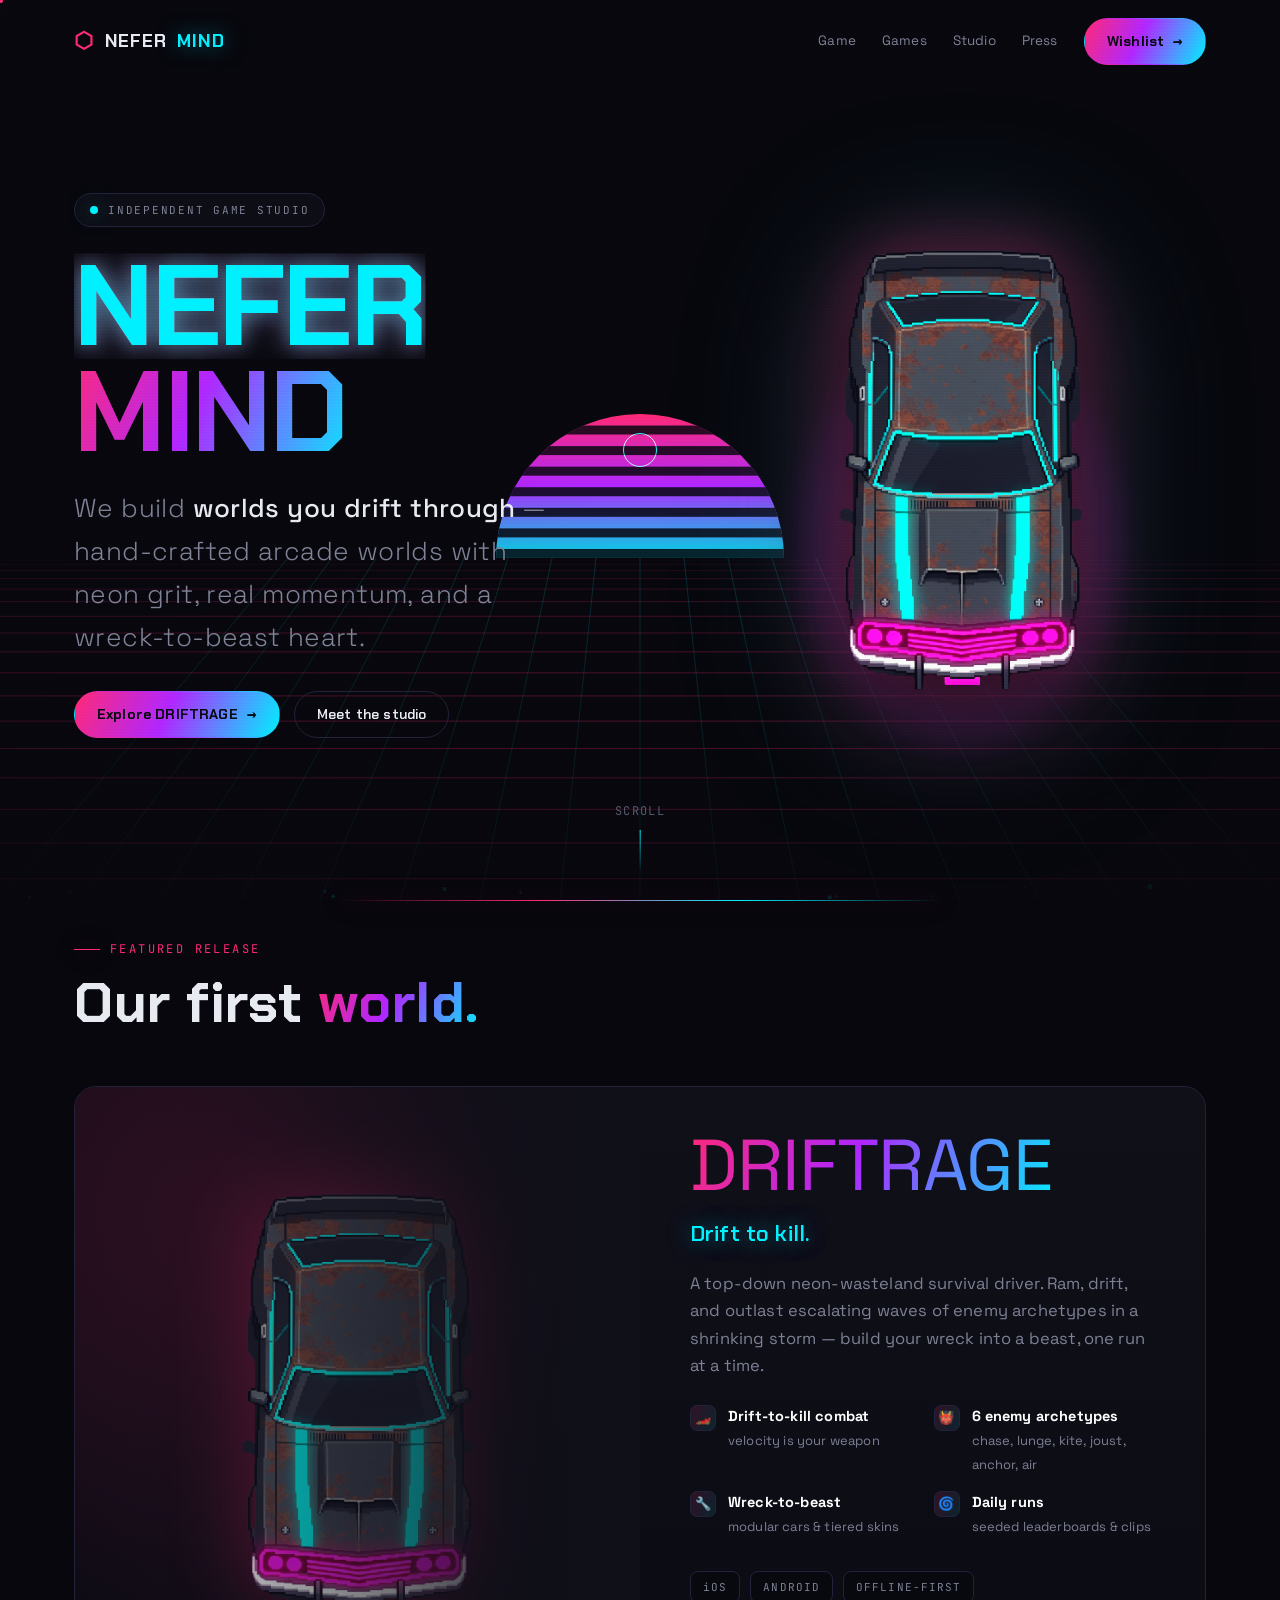
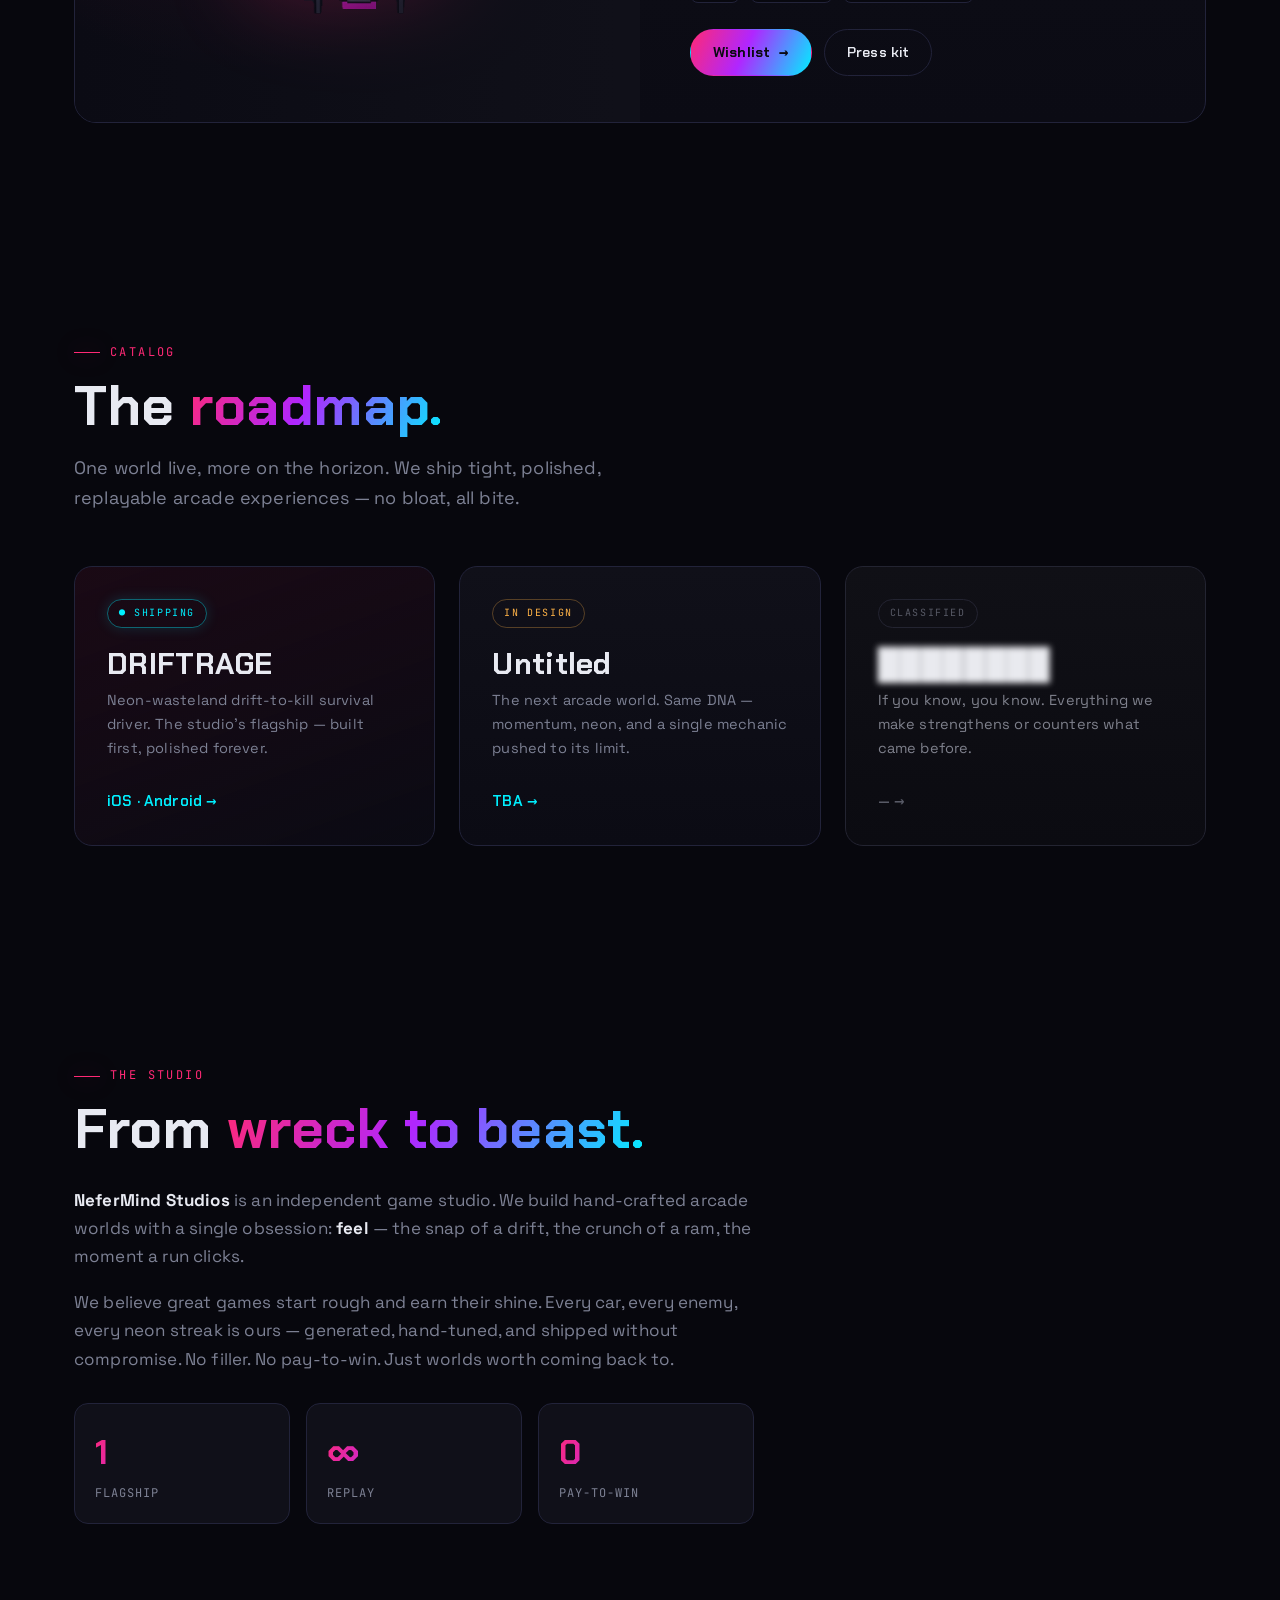
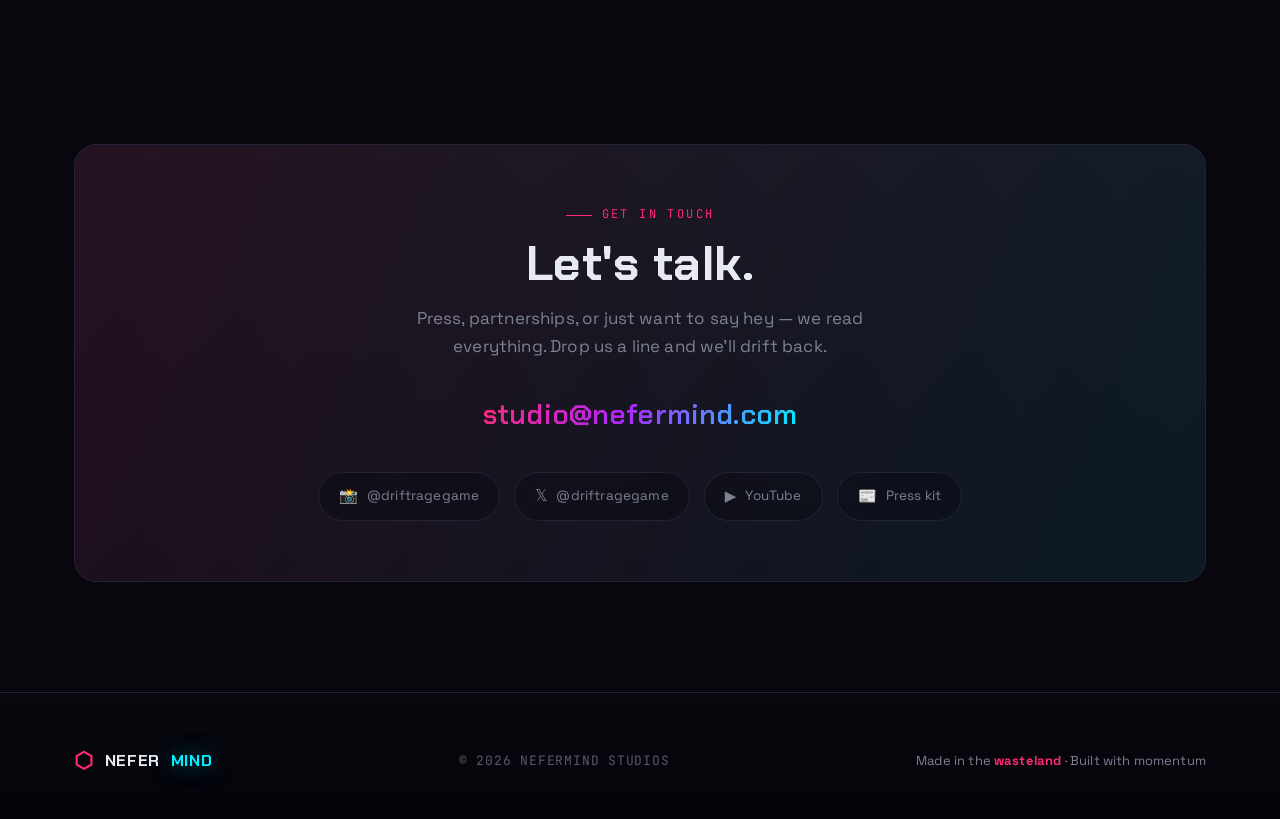
<file: index.html>
<!doctype html>
<html lang="en">
<head>
<meta charset="utf-8">
<meta name="viewport" content="width=device-width,initial-scale=1,viewport-fit=cover">
<title>NeferMind Studios — We build worlds you drift through</title>
<meta name="description" content="NeferMind Studios is an independent game studio building DRIFTRAGE — a neon-wasteland drift-to-kill arcade game for iOS & Android.">
<meta name="theme-color" content="#07070d">
<meta property="og:title" content="NeferMind Studios">
<meta property="og:description" content="We build worlds you drift through. DRIFTRAGE — drift to kill.">
<meta property="og:type" content="website">
<meta property="og:url" content="https://nefermind.com">
<meta property="og:image" content="https://nefermind.com/assets/img/interceptor.png">
<meta name="twitter:card" content="summary_large_image">
<meta name="twitter:image" content="https://nefermind.com/assets/img/interceptor.png">
<link rel="icon" href="data:image/svg+xml,%3Csvg xmlns='http://www.w3.org/2000/svg' viewBox='0 0 100 100'%3E%3Ctext y='.9em' font-size='90'%3E%E2%AC%A1%3C/text%3E%3C/svg%3E">
<link rel="preconnect" href="https://fonts.googleapis.com">
<link rel="preconnect" href="https://fonts.gstatic.com" crossorigin>
<link href="https://fonts.googleapis.com/css2?family=Chakra+Petch:wght@400;500;600;700&family=Space+Grotesk:wght@300;400;500;600;700&family=JetBrains+Mono:wght@400;500&display=swap" rel="stylesheet">
<link rel="stylesheet" href="assets/site.css">
</head>
<body>
<div id="progress"></div>
<div class="grain"></div>
<div id="cursor"></div>
<div id="cursor-dot"></div>

<nav id="nav">
  <div class="wrap">
    <a href="index.html" class="brand"><span class="hex">⬡</span>NEFER<span class="accent">MIND</span></a>
    <div class="links">
      <a href="#game">Game</a>
      <a href="#games">Games</a>
      <a href="#studio">Studio</a>
      <a href="press.html">Press</a>
      <a href="#press" class="btn-wrap"><span class="btn primary" data-magnetic>Wishlist <span class="arr">→</span></span></a>
    </div>
  </div>
</nav>

<header class="hero" id="top">
  <canvas id="grid-canvas"></canvas>
  <canvas id="ember-canvas"></canvas>
  <div class="hero-vignette"></div>
  <div class="wrap">
    <div class="hero-text" data-parallax="0.04">
      <div class="kicker"><span class="pulse"></span><span>Independent Game Studio</span></div>
      <h1 class="wordmark"><span class="glitch" data-text="NEFER">NEFER</span><span class="accent">MIND</span></h1>
      <p class="tagline">We build <b>worlds you drift through</b> — hand-crafted arcade worlds with neon grit, real momentum, and a wreck-to-beast heart.</p>
      <div class="hero-cta">
        <a href="#game" class="btn primary" data-magnetic>Explore DRIFTRAGE <span class="arr">→</span></a>
        <a href="#studio" class="btn ghost" data-magnetic>Meet the studio</a>
      </div>
    </div>
    <div class="hero-car" data-parallax="-0.06">
      <div class="car-stage">
        <div class="car-glow"></div>
        <img class="car-img" src="assets/img/interceptor.png" alt="DRIFTRAGE interceptor car" loading="eager">
        <div class="car-grid-shadow"></div>
      </div>
    </div>
  </div>
  <a href="#game" class="scroll-cue" aria-label="Scroll down"><span class="mono">SCROLL</span><span class="line"></span></a>
</header>

<section id="game">
  <div class="wrap">
    <div class="sec-head reveal">
      <div class="sec-tag">Featured Release</div>
      <h2 class="sec-title">Our first <span class="grad">world.</span></h2>
    </div>

    <div class="game-card reveal">
      <div class="game-card-top">
        <div class="game-visual">
          <img src="assets/img/interceptor.png" alt="DRIFTRAGE interceptor">
        </div>
        <div class="game-info">
          <div class="game-name"><span class="grad">DRIFTRAGE</span></div>
          <div class="game-tag">Drift to kill.</div>
          <p class="game-desc">A top-down neon-wasteland survival driver. Ram, drift, and outlast escalating waves of enemy archetypes in a shrinking storm — build your wreck into a beast, one run at a time.</p>
          <div class="feats">
            <div class="feat"><span class="ic">🏎️</span><div><b>Drift-to-kill combat</b><br><span>velocity is your weapon</span></div></div>
            <div class="feat"><span class="ic">👹</span><div><b>6 enemy archetypes</b><br><span>chase, lunge, kite, joust, anchor, air</span></div></div>
            <div class="feat"><span class="ic">🔧</span><div><b>Wreck-to-beast</b><br><span>modular cars & tiered skins</span></div></div>
            <div class="feat"><span class="ic">🌀</span><div><b>Daily runs</b><br><span>seeded leaderboards & clips</span></div></div>
          </div>
          <div class="platforms">
            <span class="plat">iOS</span><span class="plat">ANDROID</span><span class="plat">OFFLINE-FIRST</span>
          </div>
          <div class="game-cta">
            <a href="#press" class="btn primary" data-magnetic>Wishlist <span class="arr">→</span></a>
            <a href="press.html" class="btn ghost" data-magnetic>Press kit</a>
          </div>
        </div>
      </div>
    </div>
  </div>
</section>

<section id="games">
  <div class="wrap">
    <div class="sec-head reveal">
      <div class="sec-tag">Catalog</div>
      <h2 class="sec-title">The <span class="grad">roadmap.</span></h2>
      <p class="sec-sub">One world live, more on the horizon. We ship tight, polished, replayable arcade experiences — no bloat, all bite.</p>
    </div>
    <div class="games-grid">
      <div class="gcard live reveal" data-d="1" data-magnetic>
        <span class="status live">● Shipping</span>
        <div><h3>DRIFTRAGE</h3><p>Neon-wasteland drift-to-kill survival driver. The studio's flagship — built first, polished forever.</p></div>
        <div class="gtag">iOS · Android →</div>
      </div>
      <div class="gcard reveal" data-d="2" data-magnetic>
        <span class="status soon">In design</span>
        <div><h3 class="blurry">Untitled</h3><p>The next arcade world. Same DNA — momentum, neon, and a single mechanic pushed to its limit.</p></div>
        <div class="gtag">TBA →</div>
      </div>
      <div class="gcard locked reveal" data-d="3" data-magnetic>
        <span class="status cls">Classified</span>
        <div><h3 class="blurry">████████</h3><p>If you know, you know. Everything we make strengthens or counters what came before.</p></div>
        <div class="gtag" style="color:var(--dim)">— →</div>
      </div>
    </div>
  </div>
</section>

<section id="studio">
  <div class="wrap">
    <div class="studio-grid">
      <div class="studio-text">
        <div class="sec-head reveal" style="margin-bottom:28px">
          <div class="sec-tag">The Studio</div>
          <h2 class="sec-title">From <span class="grad">wreck to beast.</span></h2>
        </div>
        <p class="reveal"><b>NeferMind Studios</b> is an independent game studio. We build hand-crafted arcade worlds with a single obsession: <b>feel</b> — the snap of a drift, the crunch of a ram, the moment a run clicks.</p>
        <p class="reveal" data-d="1">We believe great games start rough and earn their shine. Every car, every enemy, every neon streak is ours — generated, hand-tuned, and shipped without compromise. No filler. No pay-to-win. Just worlds worth coming back to.</p>
        <div class="stats reveal" data-d="2">
          <div class="stat"><div class="v">1</div><div class="k">Flagship</div></div>
          <div class="stat"><div class="v">∞</div><div class="k">Replay</div></div>
          <div class="stat"><div class="v">0</div><div class="k">Pay-to-win</div></div>
        </div>
      </div>
    </div>
  </div>
</section>

<section id="press">
  <div class="wrap">
    <div class="press reveal">
      <div class="sec-tag" style="justify-content:center">Get in touch</div>
      <h2>Let's <span class="grad">talk.</span></h2>
      <p>Press, partnerships, or just want to say hey — we read everything. Drop us a line and we'll drift back.</p>
      <div class="contact-row">
        <a href="mailto:studio@nefermind.com" class="email" data-magnetic>studio@nefermind.com</a>
      </div>
      <div class="socials">
        <a class="soc" href="https://instagram.com/driftragegame" data-magnetic><span class="ic">📸</span> @driftragegame</a>
        <a class="soc" href="https://twitter.com/driftragegame" data-magnetic><span class="ic">𝕏</span> @driftragegame</a>
        <a class="soc" href="https://youtube.com/@nefermindstudios" data-magnetic><span class="ic">▶</span> YouTube</a>
        <a class="soc" href="press.html" data-magnetic><span class="ic">📰</span> Press kit</a>
      </div>
    </div>
  </div>
</section>

<footer>
  <div class="wrap">
    <a href="index.html" class="brand"><span class="hex">⬡</span>NEFER<span class="accent">MIND</span></a>
    <span class="copy">© <span id="year"></span> NEFERMIND STUDIOS</span>
    <span class="made">Made in the <b>wasteland</b> · Built with momentum</span>
  </div>
</footer>

<script src="assets/site.js"></script>
</body>
</html>
</file>
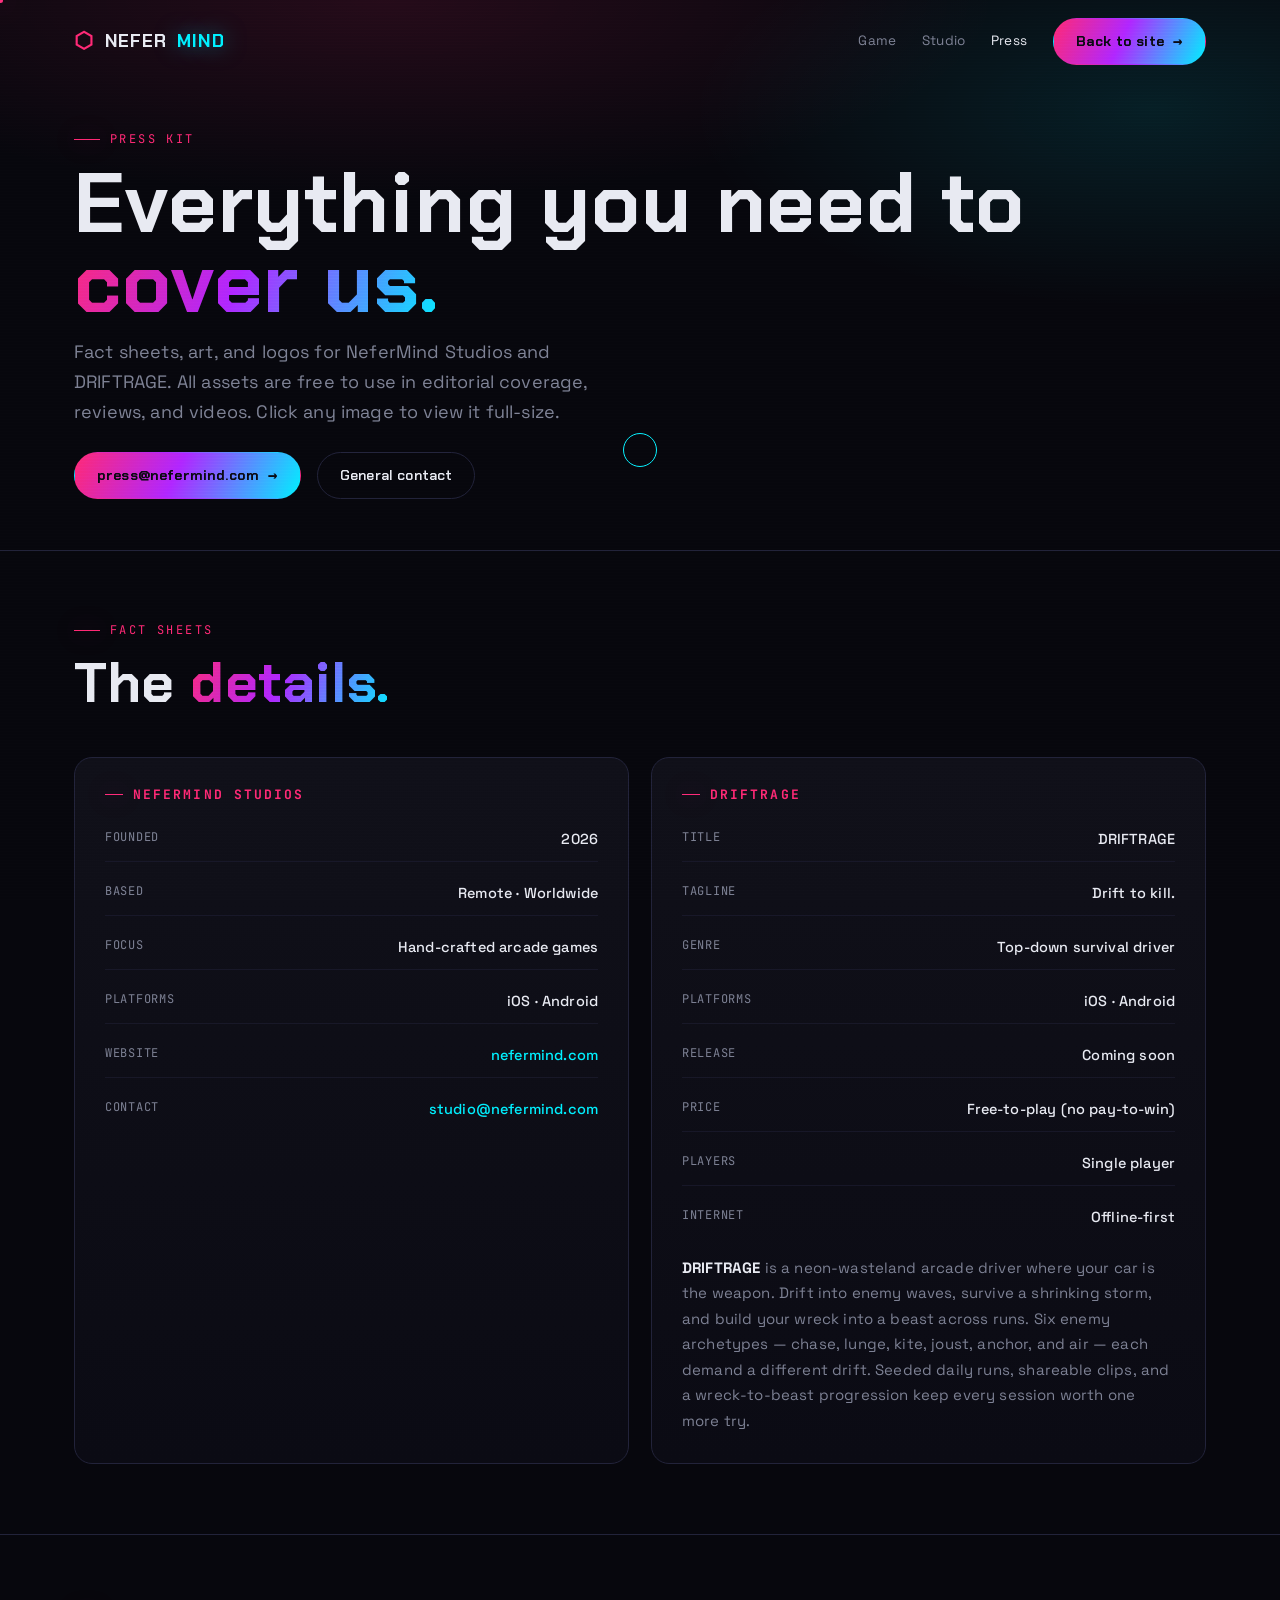
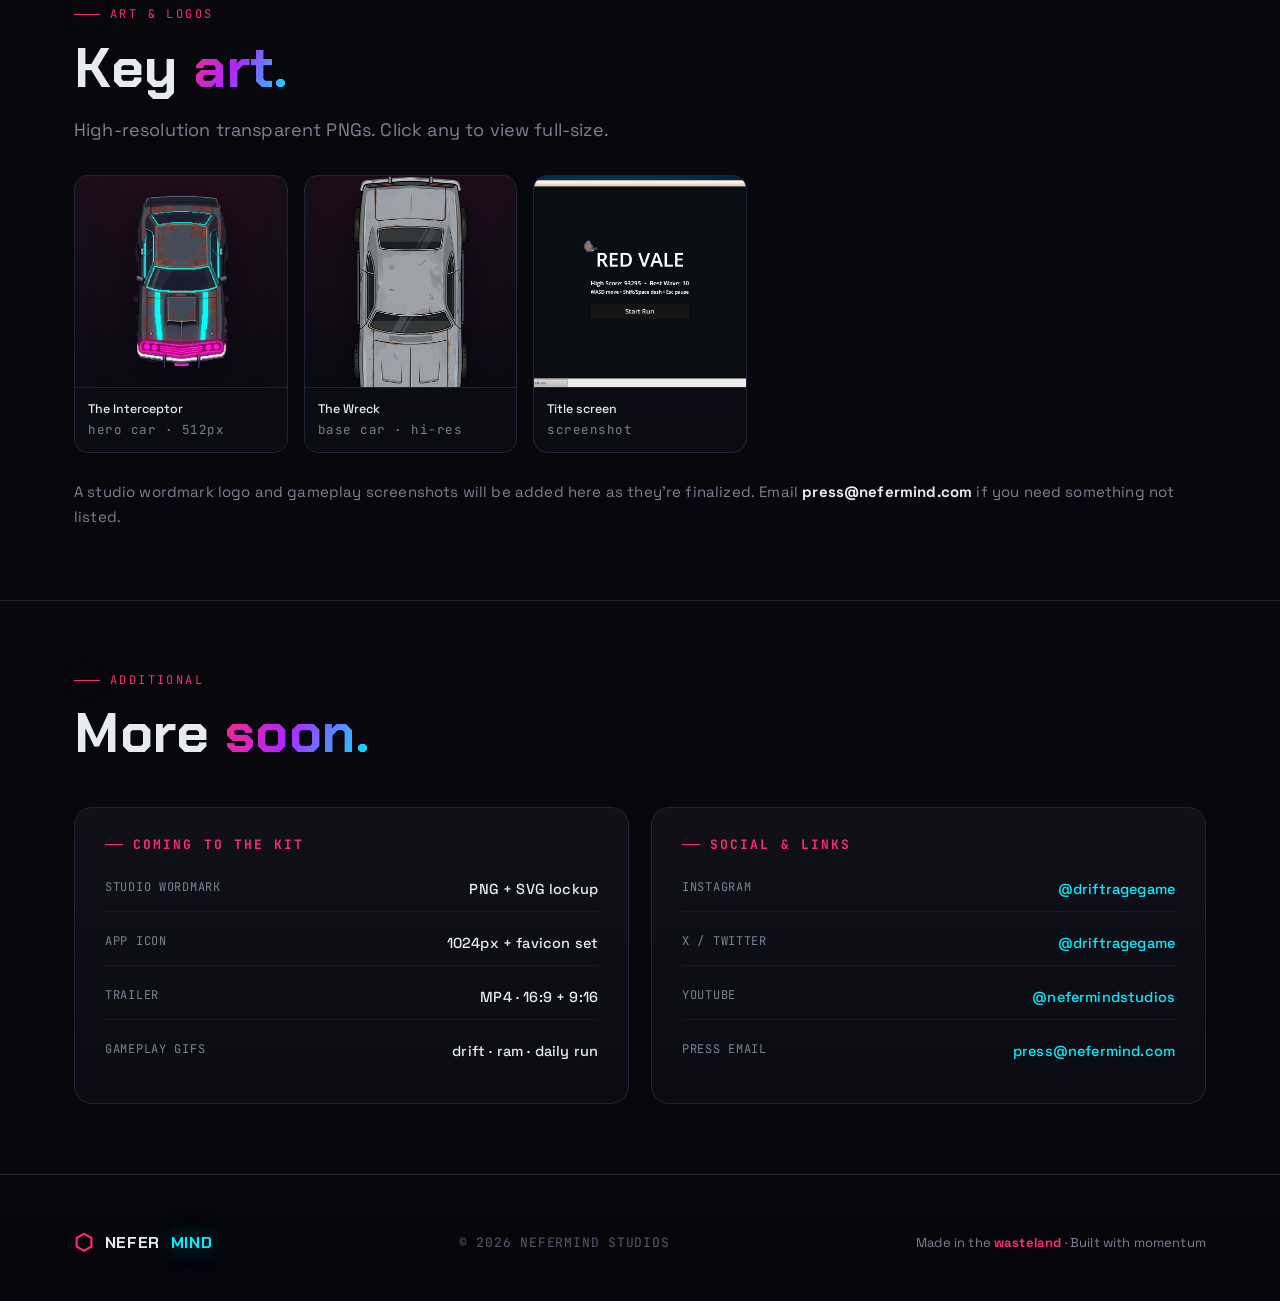
<file: press.html>
<!doctype html>
<html lang="en">
<head>
<meta charset="utf-8">
<meta name="viewport" content="width=device-width,initial-scale=1,viewport-fit=cover">
<title>NeferMind Studios — Press Kit</title>
<meta name="description" content="Press kit for NeferMind Studios and DRIFTRAGE. Logos, screenshots, fact sheet, and contact for press and creators.">
<meta name="theme-color" content="#07070d">
<link rel="icon" href="data:image/svg+xml,%3Csvg xmlns='http://www.w3.org/2000/svg' viewBox='0 0 100 100'%3E%3Ctext y='.9em' font-size='90'%3E%E2%AC%A1%3C/text%3E%3C/svg%3E">
<link rel="preconnect" href="https://fonts.googleapis.com">
<link rel="preconnect" href="https://fonts.gstatic.com" crossorigin>
<link href="https://fonts.googleapis.com/css2?family=Chakra+Petch:wght@400;500;600;700&family=Space+Grotesk:wght@300;400;500;600;700&family=JetBrains+Mono:wght@400;500&display=swap" rel="stylesheet">
<link rel="stylesheet" href="assets/site.css">
<style>
  /* press-kit specific */
  .pk-hero{position:relative;padding:130px 0 50px;overflow:hidden;border-bottom:1px solid var(--bdr)}
  .pk-hero::before{content:'';position:absolute;inset:0;background:
    radial-gradient(80% 60% at 30% 0%,rgba(255,41,117,.12),transparent 60%),
    radial-gradient(60% 60% at 90% 20%,rgba(0,240,255,.1),transparent 60%);z-index:0}
  .pk-hero .wrap{position:relative;z-index:2}
  .pk-hero h1{font-size:clamp(40px,7vw,84px);line-height:.95;margin-top:14px}
  .pk-hero .sub{color:var(--mut);font-size:18px;margin-top:14px;max-width:560px}
  .factgrid{display:grid;grid-template-columns:repeat(auto-fit,minmax(300px,1fr));gap:22px;margin-top:44px}
  .factsheet{border:1px solid var(--bdr);border-radius:18px;padding:30px;background:linear-gradient(180deg,var(--panel),var(--bg2))}
  .factsheet h3{font-size:13px;letter-spacing:.16em;color:var(--pink);text-transform:uppercase;margin-bottom:18px;font-family:'JetBrains Mono';display:flex;align-items:center;gap:10px}
  .factsheet h3::before{content:'';width:18px;height:1px;background:var(--pink);box-shadow:var(--glow-pink)}
  .dl{display:grid;gap:11px}
  .dl .row{display:flex;justify-content:space-between;gap:14px;padding:9px 0;border-bottom:1px solid rgba(34,35,58,.5);font-size:14.5px}
  .dl .row:last-child{border-bottom:0}
  .dl .k{color:var(--mut);font-family:'JetBrains Mono';font-size:12px;letter-spacing:.06em;text-transform:uppercase;flex:0 0 auto}
  .dl .v{color:var(--txt);text-align:right;font-weight:500}
  .dl .v.cyan{color:var(--cyan)}
  .long{color:var(--mut);font-size:15px;margin:16px 0 0;line-height:1.7}
  .long b{color:var(--txt)}
  .assets-grid{display:grid;grid-template-columns:repeat(auto-fill,minmax(180px,1fr));gap:16px;margin-top:8px}
  .asset{border:1px solid var(--bdr);border-radius:14px;overflow:hidden;background:var(--bg2);transition:border-color .25s,transform .25s;cursor:pointer;position:relative}
  .asset:hover{border-color:var(--cyan);transform:translateY(-4px)}
  .asset .frame{aspect-ratio:1/1;display:grid;place-items:center;background:radial-gradient(120% 100% at 50% 0%,rgba(255,41,117,.1),var(--bg2));overflow:hidden}
  .asset .frame img{width:82%;filter:drop-shadow(0 8px 20px rgba(0,0,0,.5))}
  .asset .cap{padding:11px 13px;font-size:12.5px;color:var(--mut);border-top:1px solid var(--bdr);font-family:'JetBrains Mono';letter-spacing:.04em}
  .asset .cap b{color:var(--txt);font-family:'Space Grotesk';letter-spacing:0;font-weight:500}
  .pk-section{padding:70px 0}
  .pk-section + .pk-section{border-top:1px solid var(--bdr)}
  .pk-contact{display:flex;gap:16px;flex-wrap:wrap;margin-top:26px}
  .pk-back{position:fixed;top:18px;left:18px;z-index:130}
  @media (max-width:560px){.factsheet{padding:22px}.pk-hero{padding-top:110px}.pk-back{position:static;margin-bottom:14px}}
</style>
</head>
<body>
<div id="progress"></div>
<div class="grain"></div>
<div id="cursor"></div>
<div id="cursor-dot"></div>

<nav id="nav" class="scrolled">
  <div class="wrap">
    <a href="index.html" class="brand"><span class="hex">⬡</span>NEFER<span class="accent">MIND</span></a>
    <div class="links">
      <a href="index.html#game">Game</a>
      <a href="index.html#studio">Studio</a>
      <a href="press.html" style="color:var(--txt)">Press</a>
      <a href="index.html#press" class="btn-wrap"><span class="btn primary" data-magnetic>Back to site <span class="arr">→</span></span></a>
    </div>
  </div>
</nav>

<header class="pk-hero">
  <div class="wrap">
    <div class="sec-tag">Press Kit</div>
    <h1>Everything you need to <span class="grad" style="background:var(--grad);-webkit-background-clip:text;background-clip:text;-webkit-text-fill-color:transparent">cover us.</span></h1>
    <p class="sub">Fact sheets, art, and logos for NeferMind Studios and DRIFTRAGE. All assets are free to use in editorial coverage, reviews, and videos. Click any image to view it full-size.</p>
    <div class="pk-contact">
      <a href="mailto:press@nefermind.com" class="btn primary" data-magnetic>press@nefermind.com <span class="arr">→</span></a>
      <a href="mailto:studio@nefermind.com" class="btn ghost" data-magnetic>General contact</a>
    </div>
  </div>
</header>

<section class="pk-section">
  <div class="wrap">
    <div class="sec-head reveal" style="margin-bottom:34px">
      <div class="sec-tag">Fact Sheets</div>
      <h2 class="sec-title">The <span class="grad">details.</span></h2>
    </div>
    <div class="factgrid">
      <div class="factsheet reveal">
        <h3>NeferMind Studios</h3>
        <div class="dl">
          <div class="row"><span class="k">Founded</span><span class="v">2026</span></div>
          <div class="row"><span class="k">Based</span><span class="v">Remote · Worldwide</span></div>
          <div class="row"><span class="k">Focus</span><span class="v">Hand-crafted arcade games</span></div>
          <div class="row"><span class="k">Platforms</span><span class="v">iOS · Android</span></div>
          <div class="row"><span class="k">Website</span><span class="v cyan">nefermind.com</span></div>
          <div class="row"><span class="k">Contact</span><span class="v cyan">studio@nefermind.com</span></div>
        </div>
      </div>
      <div class="factsheet reveal" data-d="1">
        <h3>DRIFTRAGE</h3>
        <div class="dl">
          <div class="row"><span class="k">Title</span><span class="v">DRIFTRAGE</span></div>
          <div class="row"><span class="k">Tagline</span><span class="v">Drift to kill.</span></div>
          <div class="row"><span class="k">Genre</span><span class="v">Top-down survival driver</span></div>
          <div class="row"><span class="k">Platforms</span><span class="v">iOS · Android</span></div>
          <div class="row"><span class="k">Release</span><span class="v">Coming soon</span></div>
          <div class="row"><span class="k">Price</span><span class="v">Free-to-play (no pay-to-win)</span></div>
          <div class="row"><span class="k">Players</span><span class="v">Single player</span></div>
          <div class="row"><span class="k">Internet</span><span class="v">Offline-first</span></div>
        </div>
        <p class="long"><b>DRIFTRAGE</b> is a neon-wasteland arcade driver where your car is the weapon. Drift into enemy waves, survive a shrinking storm, and build your wreck into a beast across runs. Six enemy archetypes — chase, lunge, kite, joust, anchor, and air — each demand a different drift. Seeded daily runs, shareable clips, and a wreck-to-beast progression keep every session worth one more try.</p>
      </div>
    </div>
  </div>
</section>

<section class="pk-section">
  <div class="wrap">
    <div class="sec-head reveal" style="margin-bottom:30px">
      <div class="sec-tag">Art & Logos</div>
      <h2 class="sec-title">Key <span class="grad">art.</span></h2>
      <p class="sec-sub">High-resolution transparent PNGs. Click any to view full-size.</p>
    </div>
    <div class="assets-grid">
      <a class="asset reveal" href="assets/img/interceptor.png" data-magnetic>
        <div class="frame"><img src="assets/img/interceptor.png" alt="interceptor"></div>
        <div class="cap"><b>The Interceptor</b><br>hero car · 512px</div>
      </a>
      <a class="asset reveal" data-d="1" href="assets/img/skin-wreck.png" data-magnetic>
        <div class="frame"><img src="assets/img/skin-wreck.png" alt="the wreck" style="width:54%"></div>
        <div class="cap"><b>The Wreck</b><br>base car · hi-res</div>
      </a>
      <a class="asset reveal" data-d="3" href="assets/img/title-screen.png" data-magnetic>
        <div class="frame" style="grid-template-rows:1fr"><img src="assets/img/title-screen.png" alt="title screen" style="width:100%;height:100%;object-fit:cover;border-radius:0"></div>
        <div class="cap"><b>Title screen</b><br>screenshot</div>
      </a>
    </div>
    <p class="long" style="margin-top:26px">A studio wordmark logo and gameplay screenshots will be added here as they're finalized. Email <b>press@nefermind.com</b> if you need something not listed.</p>
  </div>
</section>

<section class="pk-section">
  <div class="wrap">
    <div class="sec-head reveal" style="margin-bottom:24px">
      <div class="sec-tag">Additional</div>
      <h2 class="sec-title">More <span class="grad">soon.</span></h2>
    </div>
    <div class="factgrid">
      <div class="factsheet reveal">
        <h3>Coming to the kit</h3>
        <div class="dl">
          <div class="row"><span class="k">Studio wordmark</span><span class="v">PNG + SVG lockup</span></div>
          <div class="row"><span class="k">App icon</span><span class="v">1024px + favicon set</span></div>
          <div class="row"><span class="k">Trailer</span><span class="v">MP4 · 16:9 + 9:16</span></div>
          <div class="row"><span class="k">Gameplay GIFs</span><span class="v">drift · ram · daily run</span></div>
        </div>
      </div>
      <div class="factsheet reveal" data-d="1">
        <h3>Social & links</h3>
        <div class="dl">
          <div class="row"><span class="k">Instagram</span><span class="v cyan">@driftragegame</span></div>
          <div class="row"><span class="k">X / Twitter</span><span class="v cyan">@driftragegame</span></div>
          <div class="row"><span class="k">YouTube</span><span class="v cyan">@nefermindstudios</span></div>
          <div class="row"><span class="k">Press email</span><span class="v cyan">press@nefermind.com</span></div>
        </div>
      </div>
    </div>
  </div>
</section>

<footer>
  <div class="wrap">
    <a href="index.html" class="brand"><span class="hex">⬡</span>NEFER<span class="accent">MIND</span></a>
    <span class="copy">© <span id="year"></span> NEFERMIND STUDIOS</span>
    <span class="made">Made in the <b>wasteland</b> · Built with momentum</span>
  </div>
</footer>

<script src="assets/site.js"></script>
</body>
</html>
</file>
<file: assets/site.css>
:root{
    --bg:#07070d; --bg2:#0b0b14; --panel:#101019; --panel2:#15161f;
    --bdr:#22233a; --txt:#e8eaf2; --mut:#7d8194; --dim:#565a6e;
    --pink:#ff2975; --cyan:#00f0ff; --mag:#b026ff; --amber:#ffb347;
    --glow-pink:0 0 22px rgba(255,41,117,.55), 0 0 60px rgba(255,41,117,.25);
    --glow-cyan:0 0 22px rgba(0,240,255,.5), 0 0 60px rgba(0,240,255,.22);
    --grad:linear-gradient(115deg,var(--pink),var(--mag) 45%,var(--cyan));
    --grad-soft:linear-gradient(115deg,rgba(255,41,117,.15),rgba(0,240,255,.1));
  }
  *{box-sizing:border-box;margin:0;padding:0}
  html{scroll-behavior:smooth;-webkit-text-size-adjust:100%}
  body{
    background:var(--bg);color:var(--txt);
    font:16px/1.65 'Space Grotesk',system-ui,sans-serif;
    overflow-x:hidden;letter-spacing:.01em;
  }
  ::selection{background:var(--pink);color:#fff}
  h1,h2,h3,h4{font-family:'Chakra Petch',sans-serif;font-weight:700;line-height:1.05;letter-spacing:.01em}
  a{color:inherit;text-decoration:none}
  img{max-width:100%}
  .wrap{max-width:1180px;margin:0 auto;padding:0 24px}
  .mono{font-family:'JetBrains Mono',monospace;font-size:12px;letter-spacing:.12em;text-transform:uppercase}

  /* ── scroll progress ── */
  #progress{position:fixed;top:0;left:0;height:3px;width:0;z-index:200;
    background:var(--grad);box-shadow:var(--glow-pink)}

  /* ── scanline / grain overlay ── */
  .grain{position:fixed;inset:0;pointer-events:none;z-index:150;opacity:.04;
    background:repeating-linear-gradient(0deg,#fff 0 1px,transparent 1px 3px);mix-blend-mode:overlay}

  /* ── custom cursor ── */
  #cursor,#cursor-dot{position:fixed;top:0;left:0;pointer-events:none;z-index:300;
    border-radius:50%;mix-blend-mode:screen;will-change:transform}
  #cursor{width:34px;height:34px;border:1.5px solid var(--cyan);margin:-17px 0 0 -17px;
    transition:width .18s,height .18s,opacity .2s,background .18s}
  #cursor-dot{width:5px;height:5px;background:var(--pink);margin:-2.5px 0 0 -2.5px;box-shadow:var(--glow-pink)}
  body.cur-active #cursor{opacity:1}body.cur-active #cursor-dot{opacity:1}
  body.cur-hover #cursor{width:58px;height:58px;margin:-29px 0 0 -29px;background:rgba(0,240,255,.1);border-color:var(--pink)}
  @media (hover:none),(pointer:coarse){#cursor,#cursor-dot{display:none}}

  /* ── nav ── */
  nav{position:fixed;top:0;left:0;right:0;z-index:120;transition:background .3s,border-color .3s,padding .3s;
    padding:18px 0;border-bottom:1px solid transparent}
  nav.scrolled{background:rgba(7,7,13,.72);backdrop-filter:blur(18px) saturate(140%);
    -webkit-backdrop-filter:blur(18px) saturate(140%);border-color:var(--bdr);padding:12px 0}
  nav .wrap{display:flex;align-items:center;gap:22px}
  .brand{display:flex;align-items:center;gap:11px;font-family:'Chakra Petch';font-weight:700;font-size:18px;letter-spacing:.04em}
  .brand .hex{color:var(--pink);font-size:22px;filter:drop-shadow(var(--glow-pink));animation:spin 14s linear infinite}
  .brand span.accent{color:var(--cyan);text-shadow:var(--glow-cyan)}
  nav .links{display:flex;gap:26px;margin-left:auto;align-items:center}
  nav .links a{font-size:13.5px;color:var(--mut);transition:color .2s;position:relative}
  nav .links a:hover{color:var(--txt)}
  nav .links a::after{content:'';position:absolute;left:0;bottom:-6px;width:0;height:2px;background:var(--grad);transition:width .25s}
  nav .links a:hover::after{width:100%}
  .btn{display:inline-flex;align-items:center;gap:9px;font-family:'Chakra Petch';font-weight:600;font-size:14px;
    padding:11px 22px;border-radius:999px;border:1px solid var(--bdr);background:rgba(20,20,30,.6);
    color:var(--txt);cursor:pointer;transition:transform .18s,border-color .2s,box-shadow .25s,background .2s;will-change:transform}
  .btn:hover{border-color:var(--pink);box-shadow:var(--glow-pink);transform:translateY(-2px)}
  .btn.primary{background:var(--grad);border-color:transparent;color:#0a0a12;font-weight:700}
  .btn.primary:hover{box-shadow:0 8px 30px -6px rgba(255,41,117,.6),0 0 40px rgba(0,240,255,.25)}
  .btn.ghost{background:transparent}
  .btn .arr{transition:transform .2s}.btn:hover .arr{transform:translateX(4px)}

  /* ── HERO ── */
  .hero{position:relative;min-height:100svh;display:flex;align-items:center;overflow:hidden;
    padding-top:90px;padding-bottom:60px}
  #grid-canvas,#ember-canvas{position:absolute;inset:0;width:100%;height:100%;z-index:0}
  #ember-canvas{z-index:1}
  .hero-vignette{position:absolute;inset:0;z-index:2;pointer-events:none;
    background:radial-gradient(120% 80% at 50% 30%,transparent 30%,rgba(7,7,13,.5) 70%,var(--bg) 100%)}
  .hero .wrap{position:relative;z-index:3;display:grid;grid-template-columns:1.1fr .9fr;gap:40px;align-items:center;width:100%}
  .hero-text{will-change:transform}
  .kicker{display:inline-flex;align-items:center;gap:10px;padding:7px 15px;border:1px solid var(--bdr);
    border-radius:999px;background:rgba(20,20,30,.5);backdrop-filter:blur(8px);margin-bottom:26px}
  .kicker .pulse{width:8px;height:8px;border-radius:50%;background:var(--cyan);box-shadow:var(--glow-cyan);animation:pulse 2s infinite}
  .kicker span{font-family:'JetBrains Mono';font-size:11px;letter-spacing:.16em;color:var(--mut);text-transform:uppercase}
  h1.wordmark{font-size:clamp(54px,9vw,128px);font-weight:700;line-height:.92;letter-spacing:-.02em;margin-bottom:8px}
  .glitch{position:relative;color:var(--txt);display:inline-block}
  .glitch::before,.glitch::after{content:attr(data-text);position:absolute;top:0;left:0;width:100%;height:100%}
  .glitch::before{color:var(--pink);clip-path:inset(0 0 0 0);animation:glitch1 4.5s infinite steps(1);text-shadow:var(--glow-pink)}
  .glitch::after{color:var(--cyan);clip-path:inset(0 0 0 0);animation:glitch2 4.5s infinite steps(1);text-shadow:var(--glow-cyan)}
  .wordmark .accent{background:var(--grad);-webkit-background-clip:text;background-clip:text;-webkit-text-fill-color:transparent}
  .tagline{font-size:clamp(18px,2.4vw,26px);color:var(--mut);max-width:500px;margin:22px 0 32px;font-weight:300;letter-spacing:.015em}
  .tagline b{color:var(--txt);font-weight:500}
  .hero-cta{display:flex;gap:14px;flex-wrap:wrap}
  .hero-car{position:relative;display:flex;justify-content:center;align-items:center;will-change:transform}
  .car-stage{position:relative;width:min(440px,80vw);aspect-ratio:1/1;margin-top:2vh}
  .car-glow{position:absolute;inset:-6% -6% -34% -6%;border-radius:50%;
    background:radial-gradient(closest-side,rgba(255,41,117,.38),rgba(176,38,255,.14) 58%,transparent 72%);filter:blur(10px)}
  .car-img{position:relative;z-index:2;width:100%;animation:float 6s ease-in-out infinite;
    filter:drop-shadow(0 34px 44px rgba(0,0,0,.65)) drop-shadow(0 0 34px rgba(255,41,117,.45)) drop-shadow(0 0 70px rgba(0,240,255,.18))}
  .car-grid-shadow{position:absolute;bottom:8%;left:50%;transform:translateX(-50%);width:60%;height:30px;z-index:1;
    background:radial-gradient(closest-side,rgba(0,240,255,.25),transparent);filter:blur(6px);animation:float-shadow 6s ease-in-out infinite}
  .scroll-cue{position:absolute;bottom:28px;left:50%;transform:translateX(-50%);z-index:4;
    display:flex;flex-direction:column;align-items:center;gap:8px;color:var(--dim)}
  .scroll-cue .line{width:1px;height:42px;background:linear-gradient(var(--cyan),transparent);animation:cue 2.2s infinite}

  /* ── section base ── */
  section{position:relative;padding:110px 0;z-index:5}
  .sec-head{margin-bottom:54px;max-width:680px}
  .sec-tag{font-family:'JetBrains Mono';font-size:12px;letter-spacing:.2em;color:var(--pink);
    text-transform:uppercase;margin-bottom:14px;display:flex;align-items:center;gap:10px}
  .sec-tag::before{content:'';width:26px;height:1px;background:var(--pink);box-shadow:var(--glow-pink)}
  .sec-title{font-size:clamp(34px,5vw,56px);line-height:1.04}
  .sec-title .grad{background:var(--grad);-webkit-background-clip:text;background-clip:text;-webkit-text-fill-color:transparent}
  .sec-sub{color:var(--mut);font-size:18px;margin-top:18px;max-width:560px}

  /* ── FEATURED GAME ── */
  #game{padding-top:40px}
  #game::before{content:'';position:absolute;top:0;left:50%;transform:translateX(-50%);width:60%;max-width:600px;height:1px;
    background:linear-gradient(90deg,transparent,var(--pink),var(--cyan),transparent);box-shadow:var(--glow-pink);z-index:1}
  .game-card{position:relative;border:1px solid var(--bdr);border-radius:22px;overflow:hidden;
    background:linear-gradient(180deg,var(--panel),var(--bg2));}
  .game-card-top{position:relative;display:grid;grid-template-columns:1fr 1fr;gap:0;min-height:440px}
  .game-visual{position:relative;overflow:hidden;display:flex;align-items:center;justify-content:center;
    background:radial-gradient(120% 120% at 30% 20%,rgba(255,41,117,.18),transparent 60%),var(--bg2)}
  .game-visual img{width:92%;max-width:420px;filter:drop-shadow(0 0 40px rgba(255,41,117,.4));animation:float 7s ease-in-out infinite}
  .game-visual::after{content:'';position:absolute;inset:0;background:linear-gradient(90deg,transparent,var(--panel) 96%);z-index:2}
  .game-info{padding:46px 50px;display:flex;flex-direction:column;justify-content:center;gap:18px}
  .game-name{font-size:clamp(42px,6vw,72px);line-height:.9;letter-spacing:-.01em}
  .game-name .grad{background:var(--grad);-webkit-background-clip:text;background-clip:text;-webkit-text-fill-color:transparent}
  .game-tag{font-family:'Chakra Petch';font-size:22px;color:var(--cyan);text-shadow:var(--glow-cyan);font-weight:600}
  .game-desc{color:var(--mut);font-size:16.5px}
  .feats{display:grid;grid-template-columns:1fr 1fr;gap:14px 22px;margin:8px 0}
  .feat{display:flex;gap:12px;align-items:flex-start;font-size:14.5px;color:var(--txt)}
  .feat .ic{flex:0 0 auto;width:26px;height:26px;border-radius:7px;display:grid;place-items:center;
    background:var(--grad-soft);border:1px solid var(--bdr);font-size:13px}
  .feat b{color:#fff}.feat span{color:var(--mut);font-size:13px}
  .platforms{display:flex;gap:10px;align-items:center;margin-top:6px}
  .plat{font-family:'JetBrains Mono';font-size:11px;letter-spacing:.1em;padding:6px 12px;border:1px solid var(--bdr);
    border-radius:8px;background:rgba(0,0,0,.3);color:var(--mut)}
  .game-cta{display:flex;gap:12px;margin-top:8px;flex-wrap:wrap}

  /* ── mob showcase strip ── */
  .mob-strip{display:flex;gap:18px;overflow-x:auto;padding:30px 50px 36px;scroll-snap-type:x mandatory;
    border-top:1px solid var(--bdr);background:linear-gradient(180deg,rgba(0,0,0,.2),transparent)}
  .mob-strip::-webkit-scrollbar{height:6px}.mob-strip::-webkit-scrollbar-thumb{background:var(--bdr);border-radius:3px}
  .mob{flex:0 0 auto;width:108px;text-align:center;scroll-snap-align:start;cursor:pointer;transition:transform .25s}
  .mob:hover{transform:translateY(-8px)}
  .mob-img{width:108px;height:108px;border-radius:14px;border:1px solid var(--bdr);background:var(--bg2);
    display:grid;place-items:center;overflow:hidden;transition:border-color .25s,box-shadow .25s}
  .mob:hover .mob-img{border-color:var(--pink);box-shadow:var(--glow-pink)}
  .mob-img img{width:88%;height:88%;object-fit:contain;filter:drop-shadow(0 6px 14px rgba(0,0,0,.5));transition:filter .25s,transform .25s}
  .mob:hover .mob-img img{filter:drop-shadow(0 6px 14px rgba(0,0,0,.5)) drop-shadow(0 0 14px rgba(255,41,117,.5));transform:scale(1.06)}
  .mob-name{margin-top:10px;font-size:12.5px;color:var(--mut);font-weight:500}
  .mob:hover .mob-name{color:var(--txt)}

  /* ── GAMES grid ── */
  .games-grid{display:grid;grid-template-columns:repeat(auto-fit,minmax(280px,1fr));gap:24px}
  .gcard{position:relative;border:1px solid var(--bdr);border-radius:18px;padding:32px;overflow:hidden;
    background:linear-gradient(180deg,var(--panel),var(--bg2));transition:transform .3s,border-color .3s,box-shadow .3s;min-height:280px;
    display:flex;flex-direction:column;justify-content:space-between}
  .gcard:hover{transform:translateY(-6px);border-color:var(--pink);box-shadow:var(--glow-pink)}
  .gcard.live{background:linear-gradient(160deg,rgba(255,41,117,.08),var(--bg2))}
  .gcard .status{font-family:'JetBrains Mono';font-size:10px;letter-spacing:.16em;padding:5px 11px;border-radius:999px;
    border:1px solid var(--bdr);width:fit-content;text-transform:uppercase}
  .gcard .status.live{color:var(--cyan);border-color:rgba(0,240,255,.4);box-shadow:0 0 14px rgba(0,240,255,.15)}
  .gcard .status.soon{color:var(--amber);border-color:rgba(255,179,71,.3)}
  .gcard .status.cls{color:var(--dim)}
  .gcard h3{font-size:30px;margin:20px 0 10px}
  .gcard p{color:var(--mut);font-size:14.5px}
  .gcard .gtag{margin-top:auto;padding-top:18px;font-family:'Chakra Petch';color:var(--cyan);font-weight:600;font-size:15px}
  .gcard.locked{opacity:.55;filter:grayscale(.4)}
  .gcard.locked .blurry{filter:blur(3px)}

  /* ── STUDIO ── */
  .studio-grid{display:grid;grid-template-columns:1fr;gap:50px;align-items:center}
  .studio-text{max-width:680px}
  .studio-text p{color:var(--mut);font-size:17px;margin-bottom:18px}
  .studio-text p b{color:var(--txt)}
  .stats{display:grid;grid-template-columns:repeat(3,1fr);gap:16px;margin-top:30px}
  .stat{border:1px solid var(--bdr);border-radius:14px;padding:20px;background:var(--panel)}
  .stat .v{font-family:'Chakra Petch';font-size:34px;font-weight:700;background:var(--grad);-webkit-background-clip:text;background-clip:text;-webkit-text-fill-color:transparent}
  .stat .k{font-size:12px;color:var(--mut);margin-top:4px;font-family:'JetBrains Mono';letter-spacing:.08em;text-transform:uppercase}
  .team{display:flex;flex-direction:column;gap:16px}
  .member{display:flex;gap:18px;align-items:center;border:1px solid var(--bdr);border-radius:16px;padding:18px 22px;
    background:var(--panel);transition:border-color .25s,transform .25s}
  .member:hover{border-color:var(--cyan);transform:translateX(6px)}
  .avatar{width:54px;height:54px;border-radius:14px;background:var(--grad);display:grid;place-items:center;
    font-family:'Chakra Petch';font-weight:700;font-size:22px;color:#0a0a12;flex:0 0 auto}
  .member .nm{font-family:'Chakra Petch';font-weight:600;font-size:18px}
  .member .rl{color:var(--cyan);font-size:13px;font-family:'JetBrains Mono';letter-spacing:.06em}
  .member .loc{color:var(--mut);font-size:13px;margin-top:2px}

  /* ── PRESS / contact ── */
  .press{position:relative;border:1px solid var(--bdr);border-radius:22px;padding:60px;text-align:center;
    background:linear-gradient(180deg,var(--panel),var(--bg2));overflow:hidden}
  .press::before{content:'';position:absolute;inset:0;background:var(--grad-soft);opacity:.6}
  .press>*{position:relative}
  .press h2{font-size:clamp(30px,4.5vw,48px);margin-bottom:14px}
  .press p{color:var(--mut);max-width:520px;margin:0 auto 32px;font-size:17px}
  .contact-row{display:flex;gap:16px;justify-content:center;flex-wrap:wrap;margin-bottom:34px}
  .email{font-family:'Chakra Petch';font-size:clamp(20px,3vw,28px);background:var(--grad);-webkit-background-clip:text;background-clip:text;-webkit-text-fill-color:transparent;font-weight:600}
  .socials{display:flex;gap:14px;justify-content:center;flex-wrap:wrap}
  .soc{display:inline-flex;align-items:center;gap:9px;padding:11px 20px;border:1px solid var(--bdr);border-radius:999px;
    background:rgba(10,10,20,.5);font-size:13.5px;color:var(--mut);transition:.2s}
  .soc:hover{border-color:var(--cyan);color:var(--txt);box-shadow:var(--glow-cyan)}
  .soc .ic{font-size:15px}

  /* ── footer ── */
  footer{border-top:1px solid var(--bdr);padding:50px 0 40px;position:relative;z-index:5;
    background:linear-gradient(180deg,var(--bg),#04040a)}
  footer .wrap{display:flex;justify-content:space-between;align-items:center;gap:24px;flex-wrap:wrap}
  footer .brand{font-size:16px}
  footer .copy{color:var(--dim);font-size:13px;font-family:'JetBrains Mono';letter-spacing:.06em}
  footer .made{color:var(--mut);font-size:13px}
  footer .made b{color:var(--pink)}

  /* ── reveal animation ── */
  .reveal{opacity:0;transform:translateY(34px);transition:opacity .8s cubic-bezier(.2,.7,.2,1),transform .8s cubic-bezier(.2,.7,.2,1)}
  .reveal.in{opacity:1;transform:none}
  .reveal[data-d="1"]{transition-delay:.08s}.reveal[data-d="2"]{transition-delay:.16s}
  .reveal[data-d="3"]{transition-delay:.24s}.reveal[data-d="4"]{transition-delay:.32s}

  /* ── keyframes ── */
  @keyframes spin{to{transform:rotate(360deg)}}
  @keyframes pulse{0%,100%{opacity:1;transform:scale(1)}50%{opacity:.4;transform:scale(.7)}}
  @keyframes float{0%,100%{transform:translateY(0)}50%{transform:translateY(-16px)}}
  @keyframes float-shadow{0%,100%{transform:translateX(-50%) scale(1);opacity:.5}50%{transform:translateX(-50%) scale(.8);opacity:.25}}
  @keyframes cue{0%{transform:scaleY(0);transform-origin:top}40%{transform:scaleY(1);transform-origin:top}60%{transform:scaleY(1);transform-origin:bottom}100%{transform:scaleY(0);transform-origin:bottom}}
  @keyframes glitch1{0%,92%,100%{clip-path:inset(0 0 0 0);transform:translate(0)}93%{clip-path:inset(8% 0 60% 0);transform:translate(-3px,0)}95%{clip-path:inset(50% 0 20% 0);transform:translate(3px,0)}97%{clip-path:inset(20% 0 70% 0);transform:translate(-2px,0)}}
  @keyframes glitch2{0%,92%,100%{clip-path:inset(0 0 0 0);transform:translate(0)}94%{clip-path:inset(60% 0 10% 0);transform:translate(3px,0)}96%{clip-path:inset(10% 0 80% 0);transform:translate(-3px,0)}98%{clip-path:inset(40% 0 40% 0);transform:translate(2px,0)}}

  /* ── responsive ── */
  @media (max-width:900px){
    .hero .wrap{grid-template-columns:1fr;gap:30px;text-align:center}
    .hero-text{order:1}.hero-car{order:2}
    .kicker{margin-left:auto;margin-right:auto}
    .tagline{margin-left:auto;margin-right:auto}
    .hero-cta{justify-content:center}
    .car-stage{width:min(320px,70vw)}
    .game-card-top{grid-template-columns:1fr;min-height:auto}
    .game-visual{min-height:300px}.game-visual::after{background:linear-gradient(180deg,transparent,var(--panel) 92%)}
    .game-info{padding:34px 28px}
    .studio-grid{grid-template-columns:1fr;gap:36px}
    .feats{grid-template-columns:1fr}
    section{padding:80px 0}
    nav .links a:not(.btn-wrap){display:none}
  }
  @media (max-width:560px){
    .wrap{padding:0 18px}
    .game-info{padding:28px 20px}.press{padding:40px 22px}
    .stats{grid-template-columns:1fr}.mob-strip{padding:24px 20px}
  }

  /* ── reduced motion ── */
  @media (prefers-reduced-motion:reduce){
    *{animation:none!important;scroll-behavior:auto!important}
    .reveal{opacity:1;transform:none;transition:none}
    #grid-canvas,#ember-canvas{display:none}
  }
</file>
